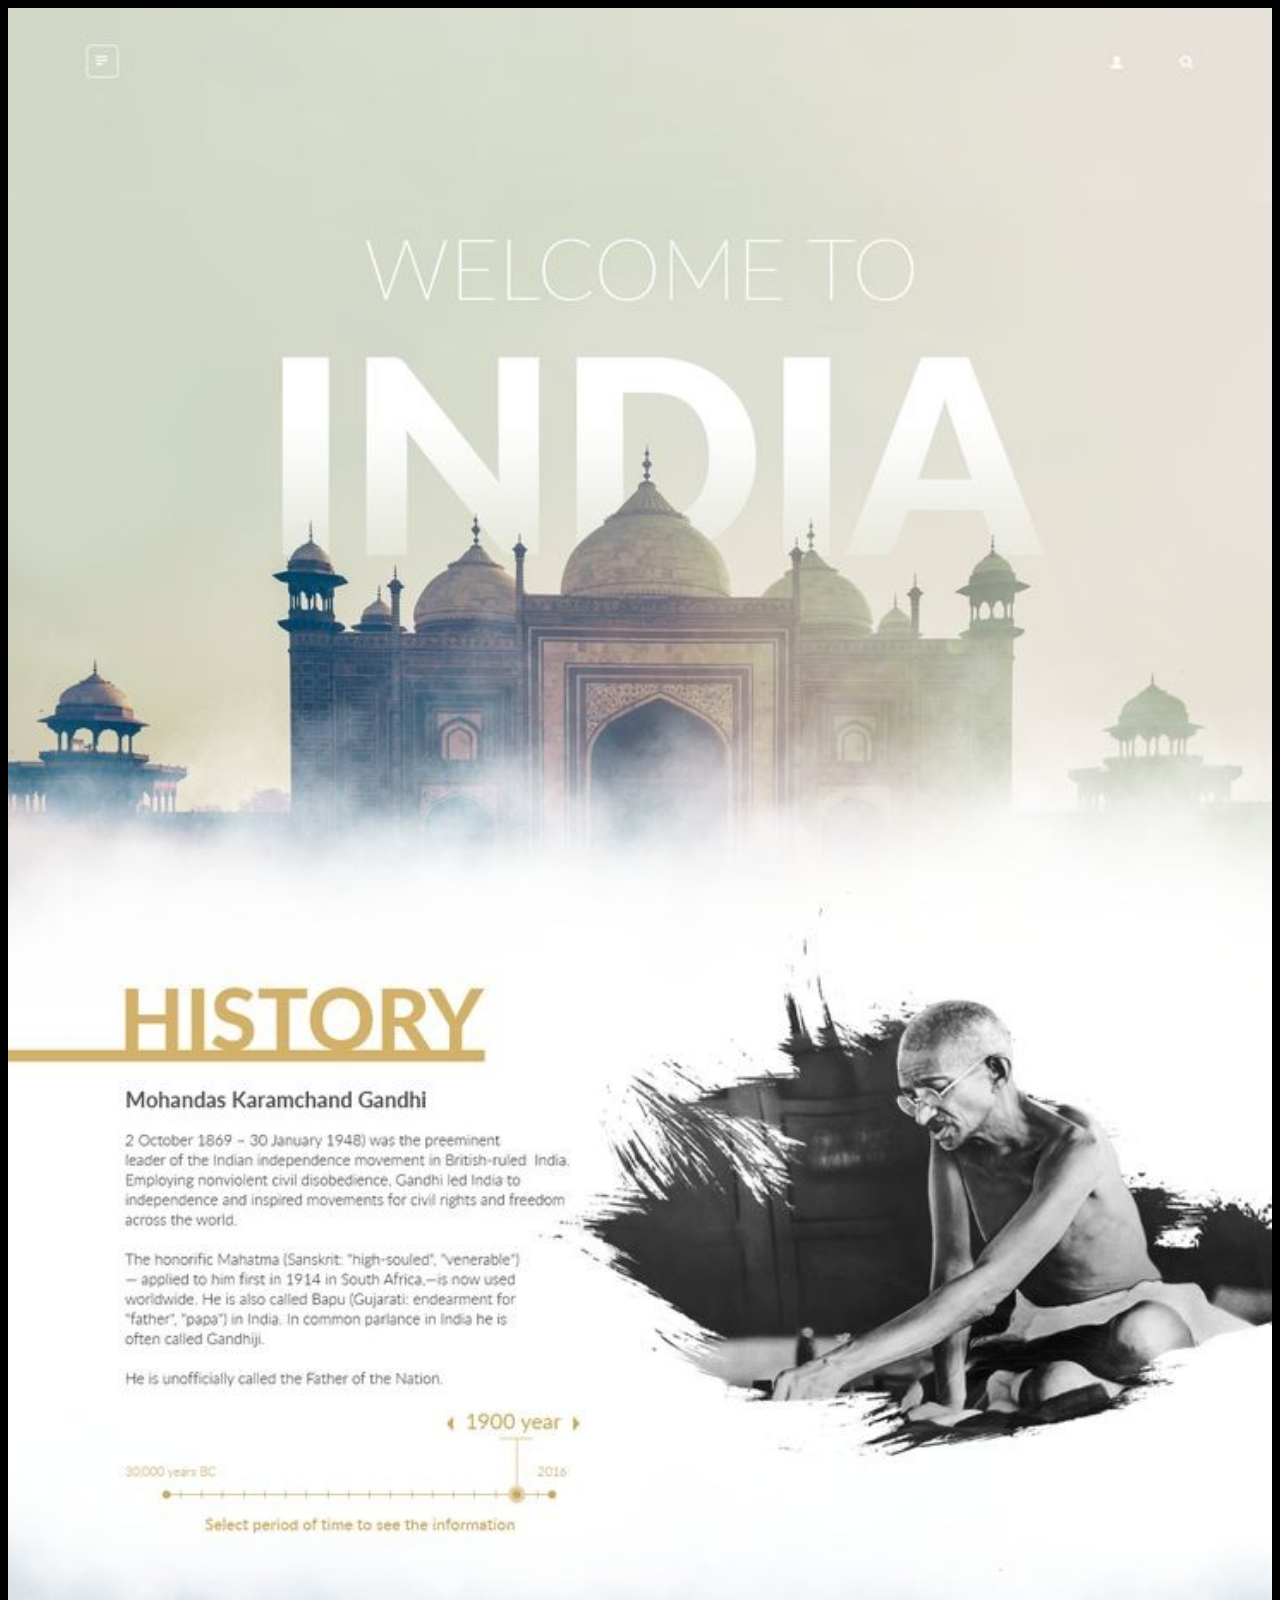
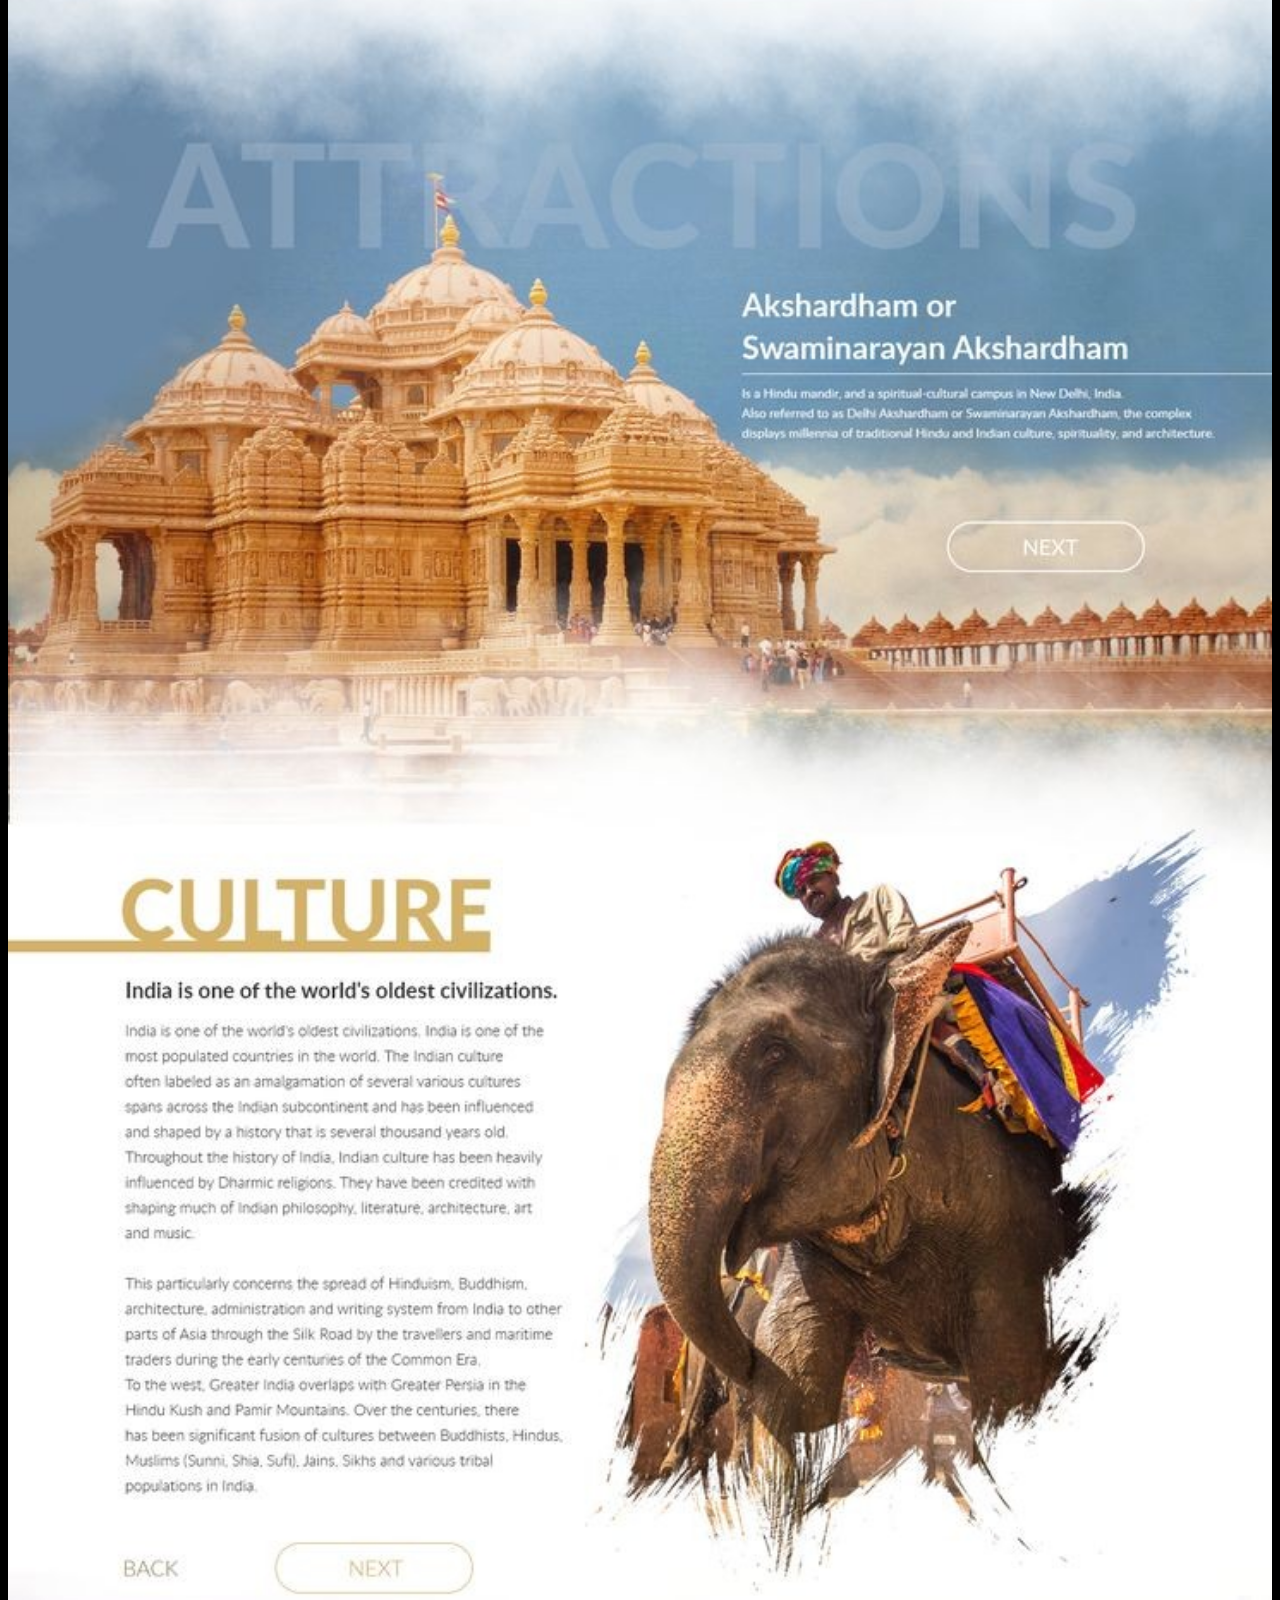
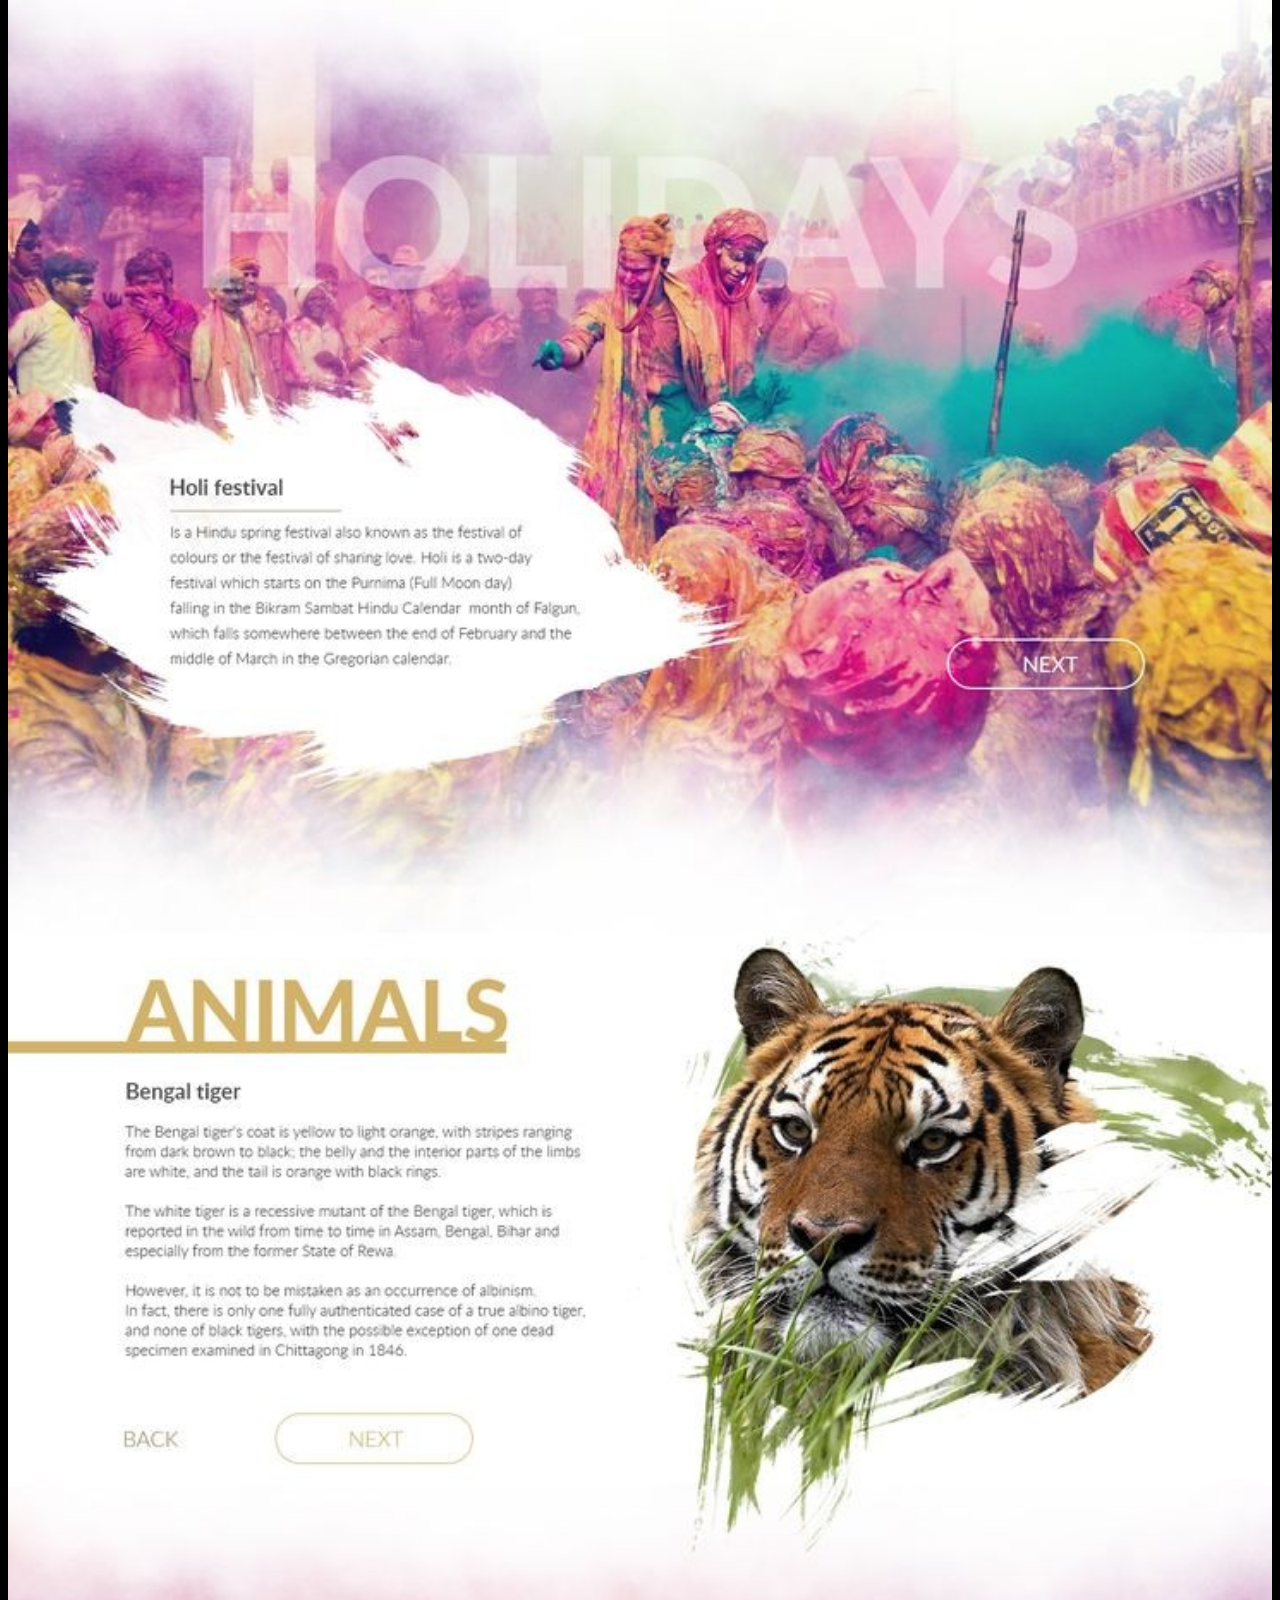
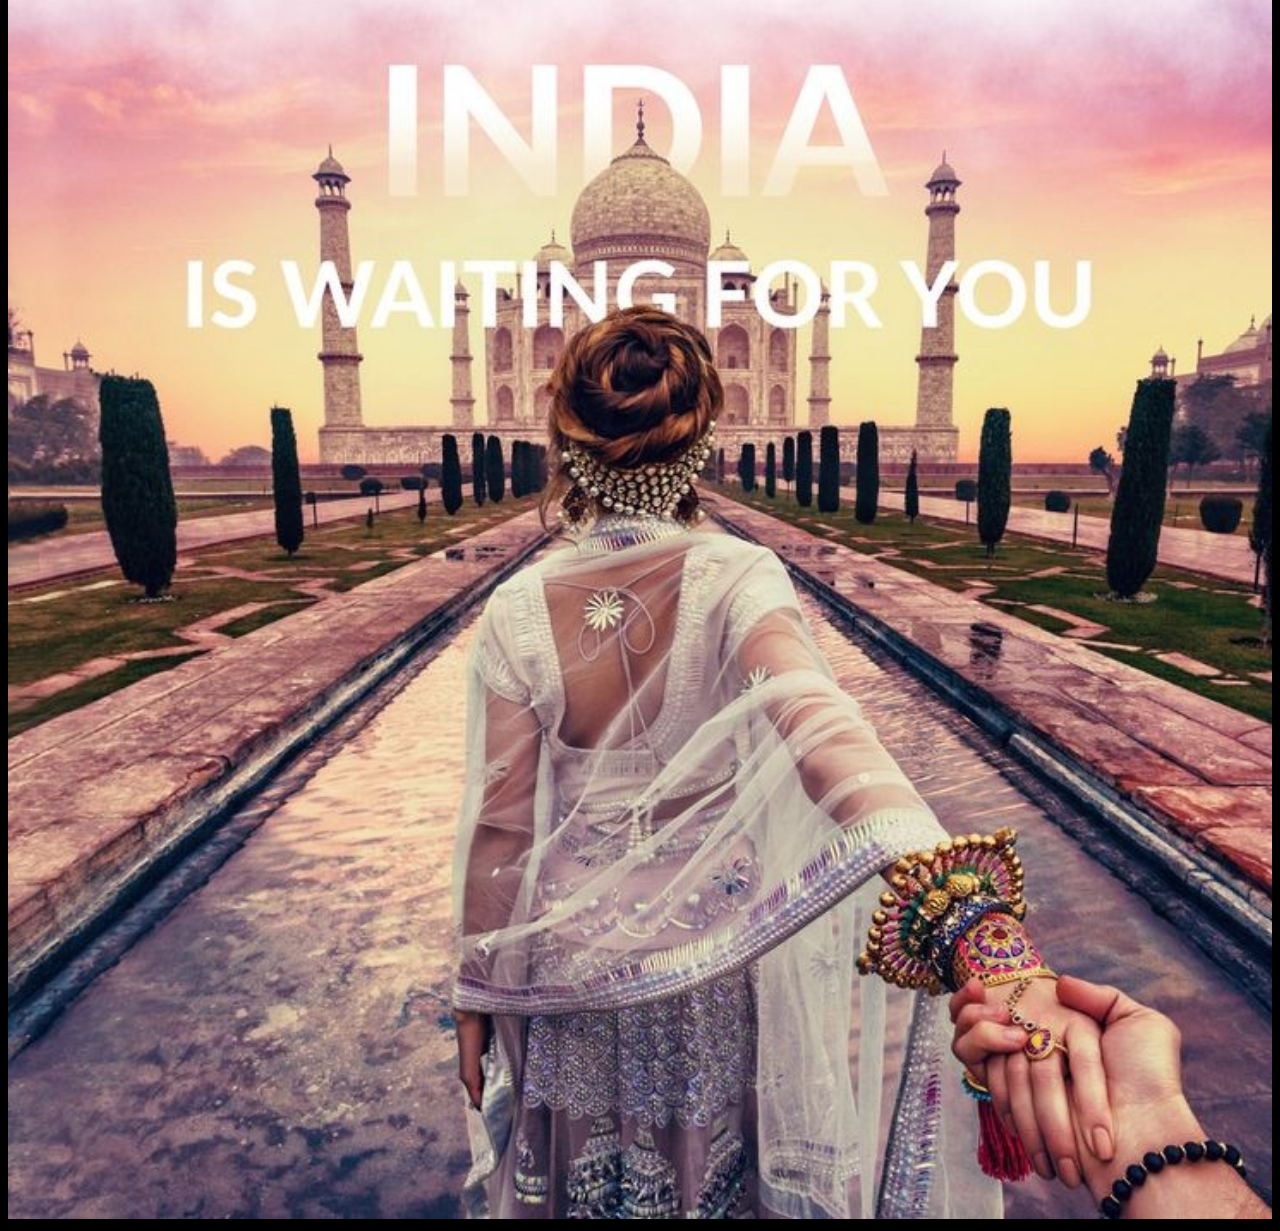
<file: demo.html>
<!DOCTYPE html>
<html lang="en">
	<head>
		<meta charset="UTF-8" />
		<meta http-equiv="X-UA-Compatible" content="IE=edge" />
		<meta name="viewport" content="width=device-width, initial-scale=1.0" />
		<title>Document</title>
		<style>
			img {
				width: 100%;
			}
			body {
				background: #000;
			}
		</style>
	</head>
	<body>
		<img src="./cf0f2052c8c97e61b751077f73ca2fd0.jpg" alt="" />
	</body>
</html>
</file>
